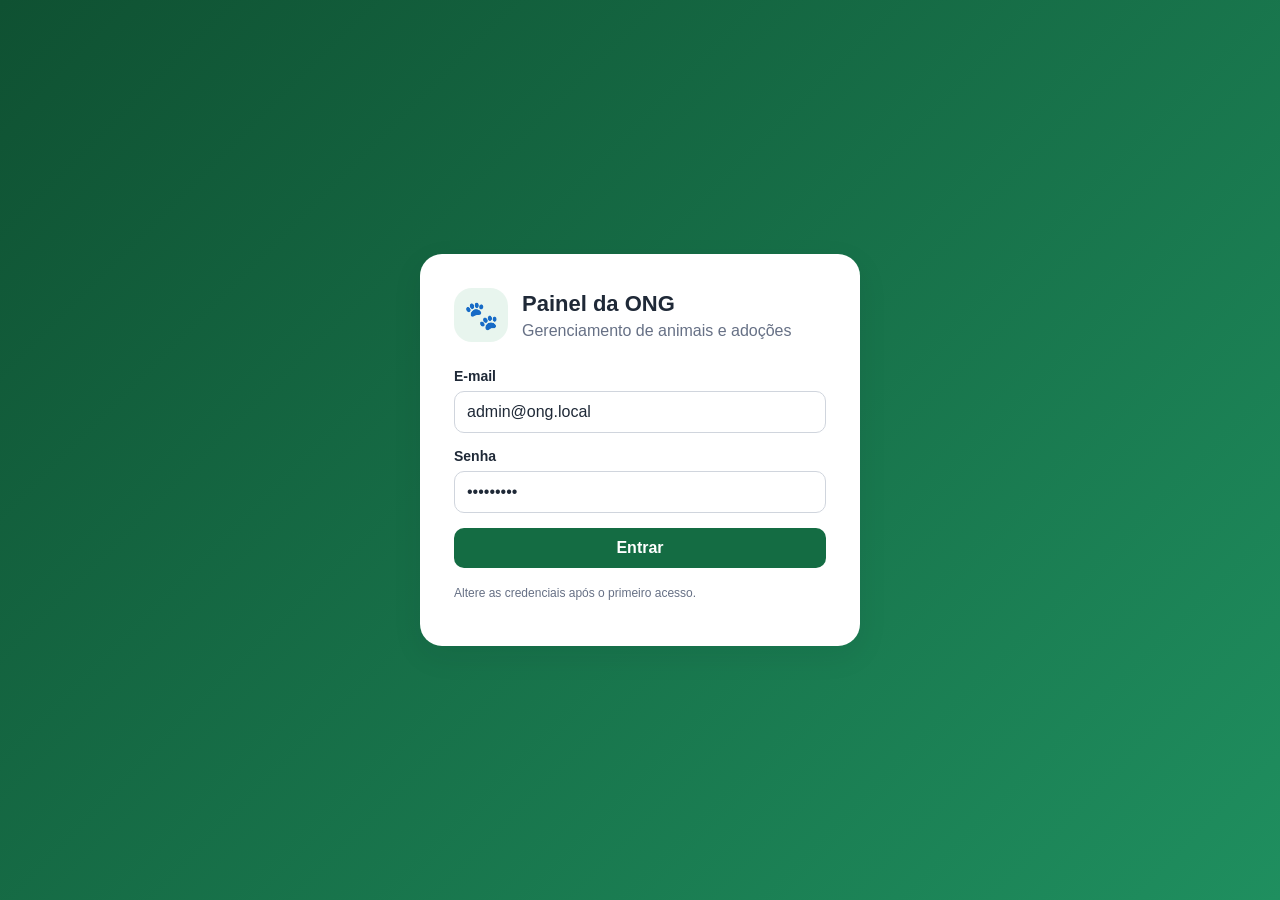
<file: painel_admin/index.html>
<!doctype html>
<html lang="pt-BR">
<head>
  <meta charset="utf-8">
  <meta name="viewport" content="width=device-width, initial-scale=1">
  <title>Painel administrativo - ONG Adoção</title>
  <link rel="stylesheet" href="assets/css/styles.css?v=1.0.1">
</head>
<body>
  <div class="app-shell">
    <aside class="sidebar" id="sidebar">
      <div class="brand">
        <div class="brand-mark">🐾</div>
        <div><h1>ONG Adoção</h1><p>Painel administrativo</p></div>
      </div>
      <nav class="nav" id="nav">
        <button data-view="dashboard" class="active">📊 Visão geral</button>
        <button data-view="animais">🐶 Animais</button>
        <button data-view="adocoes">🏠 Solicitações</button>
        <button data-view="campanhas">💚 Campanhas</button>
        <button data-view="noticias">📰 Notícias</button>
        <button data-view="videos">🎬 Vídeos</button>
        <button data-view="usuarios">👥 Usuários</button>
        <button data-view="configuracoes">⚙️ Configurações</button>
      </nav>
      <div class="sidebar-footer">
        <button id="logoutBtn" class="btn btn-secondary btn-block">Sair</button>
      </div>
    </aside>

    <main class="main">
      <header class="topbar">
        <div style="display:flex;align-items:center;gap:10px">
          <button class="btn btn-secondary mobile-menu" id="menuBtn">☰</button>
          <h2 id="pageTitle">Visão geral</h2>
        </div>
        <div class="topbar-actions">
          <span id="adminName"></span>
          <button class="btn btn-secondary" id="changePasswordBtn">Minha senha</button>
        </div>
      </header>
      <section class="content" id="content"><div class="loading">Carregando...</div></section>
    </main>
  </div>

  <div id="modalRoot"></div>
  <script src="assets/js/app.js?v=1.0.1"></script>
</body>
</html>
</file>
<file: painel_admin/assets/css/styles.css>
:root {
  --primary: #146c43;
  --primary-dark: #0f5132;
  --accent: #e8f5ee;
  --danger: #b42318;
  --warning: #b54708;
  --text: #1f2937;
  --muted: #667085;
  --border: #d0d5dd;
  --bg: #f6f8f7;
  --white: #ffffff;
  --shadow: 0 10px 30px rgba(16, 24, 40, .08);
}
* { box-sizing: border-box; }
body { margin: 0; font-family: Inter, Arial, sans-serif; color: var(--text); background: var(--bg); }
button, input, select, textarea { font: inherit; }
a { color: inherit; }
.hidden { display: none !important; }
.login-page { min-height: 100vh; display: grid; place-items: center; padding: 24px; background: linear-gradient(135deg, #0f5132, #1f8f5f); }
.login-card { width: min(440px, 100%); background: var(--white); border-radius: 22px; padding: 34px; box-shadow: var(--shadow); }
.brand { display: flex; gap: 14px; align-items: center; margin-bottom: 26px; }
.brand-mark { width: 54px; height: 54px; border-radius: 18px; background: var(--accent); color: var(--primary); display: grid; place-items: center; font-size: 28px; }
.brand h1 { font-size: 22px; margin: 0; }
.brand p { margin: 5px 0 0; color: var(--muted); }
.field { display: grid; gap: 7px; margin-bottom: 15px; }
.field label { font-weight: 700; font-size: 14px; }
input, select, textarea { width: 100%; border: 1px solid var(--border); border-radius: 10px; padding: 11px 12px; background: white; color: var(--text); }
textarea { min-height: 110px; resize: vertical; }
input:focus, select:focus, textarea:focus { outline: 3px solid rgba(20, 108, 67, .12); border-color: var(--primary); }
.btn { border: 0; border-radius: 10px; padding: 11px 16px; cursor: pointer; font-weight: 700; display: inline-flex; align-items: center; justify-content: center; gap: 8px; }
.btn-primary { background: var(--primary); color: white; }
.btn-primary:hover { background: var(--primary-dark); }
.btn-secondary { background: #eef2f0; color: var(--text); }
.btn-danger { background: #fee4e2; color: var(--danger); }
.btn-warning { background: #fff4e5; color: var(--warning); }
.btn-block { width: 100%; }
.message { margin-top: 14px; padding: 11px 13px; border-radius: 10px; font-size: 14px; }
.message.error { background: #fee4e2; color: var(--danger); }
.message.success { background: #e7f8ef; color: var(--primary-dark); }
.app-shell { min-height: 100vh; display: grid; grid-template-columns: 250px 1fr; }
.sidebar { background: #102a20; color: white; padding: 22px 16px; position: sticky; top: 0; height: 100vh; }
.sidebar .brand { margin-bottom: 28px; }
.sidebar .brand-mark { background: rgba(255,255,255,.12); color: white; }
.sidebar .brand p { color: #b8c8c0; }
.nav { display: grid; gap: 6px; }
.nav button { width: 100%; text-align: left; border: 0; background: transparent; color: #dce8e2; padding: 12px 13px; border-radius: 10px; cursor: pointer; }
.nav button:hover, .nav button.active { background: rgba(255,255,255,.12); color: white; }
.sidebar-footer { position: absolute; left: 16px; right: 16px; bottom: 20px; }
.main { min-width: 0; }
.topbar { height: 70px; background: white; border-bottom: 1px solid #e4e7ec; display: flex; align-items: center; justify-content: space-between; padding: 0 28px; position: sticky; top: 0; z-index: 10; }
.topbar h2 { margin: 0; font-size: 20px; }
.topbar-actions { display: flex; gap: 10px; align-items: center; }
.content { padding: 28px; }
.grid-cards { display: grid; grid-template-columns: repeat(5, minmax(150px, 1fr)); gap: 16px; }
.stat-card, .panel { background: white; border: 1px solid #e4e7ec; border-radius: 16px; box-shadow: 0 3px 12px rgba(16,24,40,.04); }
.stat-card { padding: 18px; }
.stat-card span { color: var(--muted); font-size: 13px; }
.stat-card strong { display: block; font-size: 30px; margin-top: 8px; }
.panel { margin-top: 20px; overflow: hidden; }
.panel-header { display: flex; justify-content: space-between; align-items: center; gap: 12px; padding: 18px 20px; border-bottom: 1px solid #e4e7ec; }
.panel-header h3 { margin: 0; }
.panel-body { padding: 20px; }
.toolbar { display: flex; flex-wrap: wrap; gap: 10px; margin-bottom: 16px; }
.toolbar input, .toolbar select { max-width: 240px; }
.table-wrap { overflow-x: auto; }
table { width: 100%; border-collapse: collapse; min-width: 840px; }
th, td { padding: 13px 12px; text-align: left; border-bottom: 1px solid #eaecf0; vertical-align: top; }
th { color: var(--muted); font-size: 12px; text-transform: uppercase; letter-spacing: .04em; }
td { font-size: 14px; }
.actions { display: flex; gap: 7px; flex-wrap: wrap; }
.actions .btn { padding: 7px 10px; font-size: 12px; }
.badge { display: inline-flex; border-radius: 999px; padding: 5px 9px; font-size: 12px; font-weight: 700; background: #eef2f0; }
.badge.green { background: #e7f8ef; color: var(--primary-dark); }
.badge.orange { background: #fff4e5; color: var(--warning); }
.badge.red { background: #fee4e2; color: var(--danger); }
.empty { text-align: center; color: var(--muted); padding: 34px; }
.modal-backdrop { position: fixed; inset: 0; background: rgba(16,24,40,.56); display: grid; place-items: center; padding: 18px; z-index: 100; }
.modal { width: min(780px, 100%); max-height: 90vh; overflow: auto; background: white; border-radius: 18px; box-shadow: var(--shadow); }
.modal-header { display: flex; align-items: center; justify-content: space-between; padding: 18px 20px; border-bottom: 1px solid #e4e7ec; }
.modal-header h3 { margin: 0; }
.modal-body { padding: 20px; }
.modal-footer { display: flex; justify-content: flex-end; gap: 10px; padding: 16px 20px; border-top: 1px solid #e4e7ec; }
.form-grid { display: grid; grid-template-columns: repeat(2, minmax(0, 1fr)); gap: 14px; }
.form-grid .full { grid-column: 1 / -1; }
.checkbox-row { display: flex; align-items: center; gap: 8px; }
.checkbox-row input { width: auto; }
.preview-image { max-width: 180px; max-height: 130px; border-radius: 12px; border: 1px solid var(--border); object-fit: cover; }
.loading { padding: 28px; text-align: center; color: var(--muted); }
.mobile-menu { display: none; }
@media (max-width: 1100px) {
  .grid-cards { grid-template-columns: repeat(2, minmax(0, 1fr)); }
}
@media (max-width: 800px) {
  .app-shell { grid-template-columns: 1fr; }
  .sidebar { position: fixed; left: -280px; width: 250px; z-index: 50; transition: left .2s; }
  .sidebar.open { left: 0; }
  .mobile-menu { display: inline-flex; }
  .topbar { padding: 0 16px; }
  .content { padding: 18px; }
  .form-grid { grid-template-columns: 1fr; }
}
</file>
